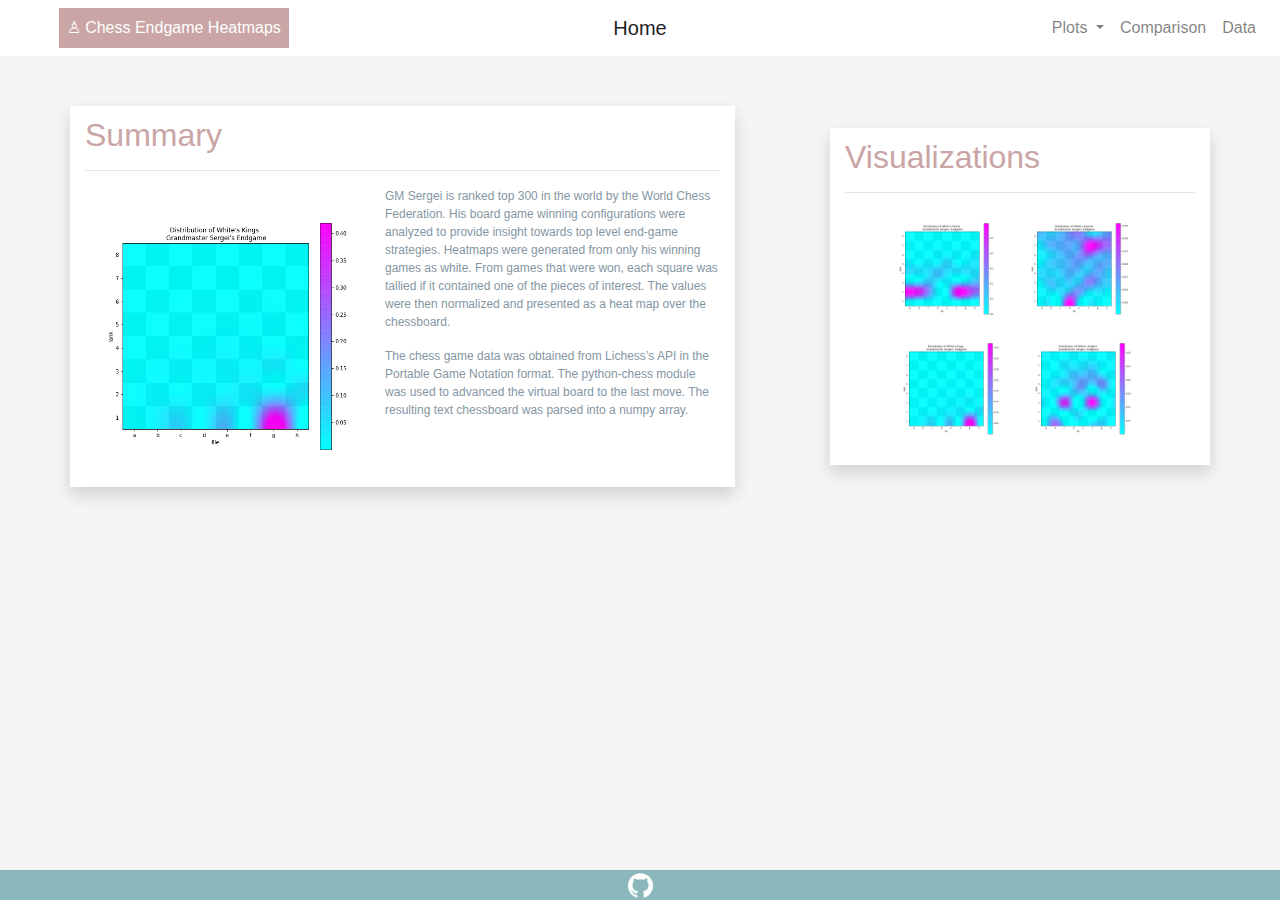
<file: index.html>
<!DOCTYPE html>
<html lang="en">
<head>
    <meta charset="UTF-8">
    <title>Chess Endgame Positioning</title>
    <link rel="stylesheet" href="https://stackpath.bootstrapcdn.com/bootstrap/4.3.1/css/bootstrap.min.css" integrity="sha384-ggOyR0iXCbMQv3Xipma34MD+dH/1fQ784/j6cY/iJTQUOhcWr7x9JvoRxT2MZw1T" crossorigin="anonymous">
    <script src="https://code.jquery.com/jquery-3.3.1.slim.min.js" integrity="sha384-q8i/X+965DzO0rT7abK41JStQIAqVgRVzpbzo5smXKp4YfRvH+8abtTE1Pi6jizo" crossorigin="anonymous"></script>
    <script src="https://cdnjs.cloudflare.com/ajax/libs/popper.js/1.14.7/umd/popper.min.js" integrity="sha384-UO2eT0CpHqdSJQ6hJty5KVphtPhzWj9WO1clHTMGa3JDZwrnQq4sF86dIHNDz0W1" crossorigin="anonymous"></script>
    <script src="https://stackpath.bootstrapcdn.com/bootstrap/4.3.1/js/bootstrap.min.js" integrity="sha384-JjSmVgyd0p3pXB1rRibZUAYoIIy6OrQ6VrjIEaFf/nJGzIxFDsf4x0xIM+B07jRM" crossorigin="anonymous"></script>
    
    <link rel="stylesheet" href="style.css"/>
    <link rel="stylesheet" href="colors.css"/>
    <meta name="viewport" content="width=device-width, initial-scale=1">
</head>
<body>
    <nav class="navbar navbar-expand-md navbar-light navbar-top" style="background-color: #ffffff">
        <div class="navbar-collapse collapse w-100 order-1 order-md-0 dual-collapse2">
            <ul class="navbar-nav mr-auto">
                <li class="nav-item hidden">
                    <a class="nav-link" href="#">Left</a>
                </li>
                <li class="nav-item title-band">
                    <a class="nav-link" href="index.html">♙ Chess Endgame Heatmaps</a>
                </li>
            </ul>
        </div>
        <div class="mx-auto order-0">
            <a class="navbar-brand mx-auto" href="index.html"> Home </a>
            <button class="navbar-toggler" type="button" data-toggle="collapse" data-target=".dual-collapse2">
                <span class="navbar-toggler-icon"></span>
            </button>
        </div>
        <div class="navbar-collapse collapse w-100 order-3 dual-collapse2">
            <ul class="navbar-nav ml-auto">
                <li class="nav-item dropdown">
                    <a class="nav-link dropdown-toggle side-nav" href="#" id="navbarDropdown" role="button" data-toggle="dropdown" aria-haspopup="true" aria-expanded="false">
                        Plots
                    </a>
                    <div class="dropdown-menu" aria-labelledby="navbarDropdown">
                        <a class="dropdown-item" href="./pawn.html">♙ Pawn</a>
                        <a class="dropdown-item" href="knight.html">♘ Knight</a>
                        <a class="dropdown-item" href="queen.html">♕ Queen</a>
                        <a class="dropdown-item" href="king.html">♔ King</a>
                        <div class="dropdown-divider"></div>
                        <a class="dropdown-item" href="index.html">Home</a>
                        <a class="dropdown-item" href="https://github.com/4890A/11-CSS-Bootstrap-Assignment">Github</a>
                    </div>
                </li>
                <li class="nav-item">
                    <a class="nav-link side-nav" href="comparison.html">Comparison</a>
                </li>
                <li class="nav-item">
                    <a class="nav-link side-nav" href="data.html">Data</a>
                </li>
                
            </ul>
        </div>
    </nav>
    <div class="container">
        <div class="row" >
            <div class="col-md-7 summary shadow">
                <h2> Summary </h2>
                <hr/>
                <img id='land-img' class="img-fluid" src="./assets/king_heatmap.png" alt="">
                <p>
                        GM Sergei is ranked top 300 in the world by the World Chess Federation. His board game winning configurations were analyzed to provide insight towards top level end-game strategies. Heatmaps were generated from only his winning games as white. From games that were won, each square was tallied if it contained one of the pieces of interest. The values were then normalized and presented as a heat map over the chessboard. 
                </p>
                <p>
                        The chess game data was obtained from Lichess’s API in the Portable Game Notation format. The python-chess module was used to advanced the virtual board to the last move. The resulting text chessboard was parsed into a numpy array.
                </p>
            </div>
            <div class="col-md-1"></div>
            <div class="col-md-4  summary visuals shadow align-self-center">
                <h2>
                    Visualizations
                </h2>
                <hr/>
                <ul class="list-inline hide-when-small" style="list-style: none;">
                    <li class='list-inline-item'>
                        <a href="pawn.html">
                            <img class='side-vis img-fluid' src="./assets/pawn_heatmap.png" alt="pawn">
                        </a>
                    </li>
                    <li class='list-inline-item'>
                        <a href="queen.html">
                            <img class='side-vis img-fluid' src="./assets/queen_heatmap.png" alt="queen">
                        </a>
                    </li>
                </ul>
                <ul class="list-inline hide-when-small" style="list-style: none">
                    <li class='list-inline-item'>
                        <a href="king.html">
                            <img class='side-vis img-fluid' src="./assets/king_heatmap.png" alt="king">
                        </a>
                    </li>
                    <li class='list-inline-item'>
                        <a href="knight.html">
                            <img class='side-vis img-fluid'src="./assets/knight_heatmap.png" alt="knight">
                        </a>
                    </li>
                </ul>
                
                <ul class="list-inline show-when-small text-center" style="list-style: none;">
                    <li class='list-inline-item'>
                        <a href="./pawn.html">
                            <img class='side-vis img-fluid' src="./assets/pawn_heatmap.png" alt="pawn">
                        </a>
                    </li>
                    <li class='list-inline-item'>
                        <a href="queen.html">
                            <img class='side-vis img-fluid' src="./assets/queen_heatmap.png" alt="queen">
                        </a>
                    </li>
                    
                    <li class='list-inline-item'>
                        <a href="king.html">
                            <img class='side-vis img-fluid'src="./assets/king_heatmap.png" alt="king">
                        </a>
                    </li>
                    <li class='list-inline-item'>
                        <a href="knight.html">
                            <img class='side-vis img-fluid'src="./assets/knight_heatmap.png" alt="king">
                        </a>
                    </li>
                </ul>
                
            </div>
            
        </div>
        
    </div>
    
    <footer class="container-fluid">
        <nav class="navbar justify-content-center fixed-bottom footer-1">
            <a href="https://github.com/4890A/project-1">
                <img class='github-logo img-fluid'src="./assets/GitHub-Mark-Light-120px-plus.png" alt="Github">
            </a>
        </nav>
    </footer>
</body>
</html>
</file>
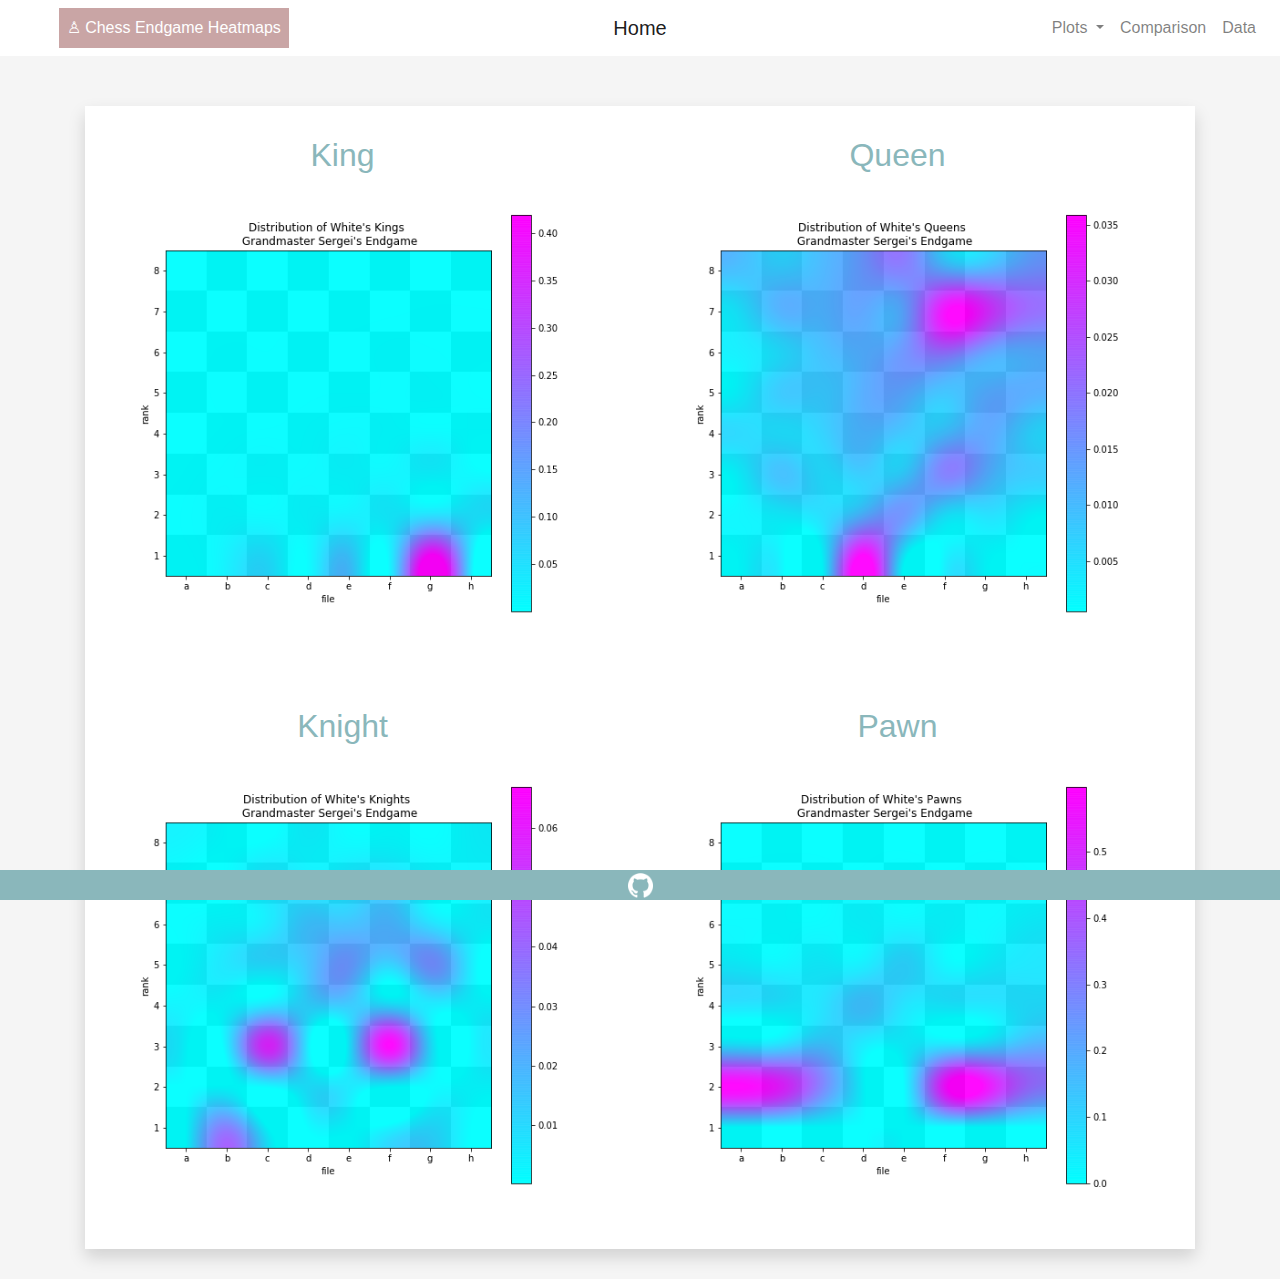
<file: comparison.html>
<!DOCTYPE html>
<html lang="en">
<head>
    <meta charset="UTF-8">
    <title>Chess Endgame Heatmaps</title>
    <link rel="stylesheet" href="https://stackpath.bootstrapcdn.com/bootstrap/4.3.1/css/bootstrap.min.css" integrity="sha384-ggOyR0iXCbMQv3Xipma34MD+dH/1fQ784/j6cY/iJTQUOhcWr7x9JvoRxT2MZw1T" crossorigin="anonymous">
    <script src="https://code.jquery.com/jquery-3.3.1.slim.min.js" integrity="sha384-q8i/X+965DzO0rT7abK41JStQIAqVgRVzpbzo5smXKp4YfRvH+8abtTE1Pi6jizo" crossorigin="anonymous"></script>
    <script src="https://cdnjs.cloudflare.com/ajax/libs/popper.js/1.14.7/umd/popper.min.js" integrity="sha384-UO2eT0CpHqdSJQ6hJty5KVphtPhzWj9WO1clHTMGa3JDZwrnQq4sF86dIHNDz0W1" crossorigin="anonymous"></script>
    <script src="https://stackpath.bootstrapcdn.com/bootstrap/4.3.1/js/bootstrap.min.js" integrity="sha384-JjSmVgyd0p3pXB1rRibZUAYoIIy6OrQ6VrjIEaFf/nJGzIxFDsf4x0xIM+B07jRM" crossorigin="anonymous"></script>
    
    <link rel="stylesheet" href="style.css"/>
    <link rel="stylesheet" href="colors.css"/>
    <meta name="viewport" content="width=device-width, initial-scale=1">
</head>
<body>
    <nav class="navbar navbar-expand-md navbar-light navbar-top" style="background-color: #ffffff">
        <div class="navbar-collapse collapse w-100 order-1 order-md-0 dual-collapse2">
            <ul class="navbar-nav mr-auto">
                <li class="nav-item hidden">
                    <a class="nav-link" href="#">Left</a>
                </li>
                <li class="nav-item title-band">
                    <a class="nav-link" href="index.html">♙ Chess Endgame Heatmaps</a>
                </li>
            </ul>
        </div>
        <div class="mx-auto order-0">
            <a class="navbar-brand mx-auto" href="index.html"> Home </a>
            <button class="navbar-toggler" type="button" data-toggle="collapse" data-target=".dual-collapse2">
                <span class="navbar-toggler-icon"></span>
            </button>
        </div>
        <div class="navbar-collapse collapse w-100 order-3 dual-collapse2">
            <ul class="navbar-nav ml-auto">
                <li class="nav-item dropdown">
                    <a class="nav-link dropdown-toggle side-nav" href="#" id="navbarDropdown" role="button" data-toggle="dropdown" aria-haspopup="true" aria-expanded="false">
                        Plots
                    </a>
                    <div class="dropdown-menu" aria-labelledby="navbarDropdown">
                        <a class="dropdown-item" href="./pawn.html">♙ Pawn</a>
                        <a class="dropdown-item" href="knight.html">♘ Knight</a>
                        <a class="dropdown-item" href="queen.html">♕ Queen</a>
                        <a class="dropdown-item" href="king.html">♔ King</a>
                        <div class="dropdown-divider"></div>
                        <a class="dropdown-item" href="index.html">Home</a>
                        <a class="dropdown-item" href="https://github.com/4890A/11-CSS-Bootstrap-Assignment">Github</a>
                    </div>
                </li>
                <li class="nav-item">
                    <a class="nav-link side-nav" href="comparison.html">Comparison</a>
                </li>
                <li class="nav-item">
                    <a class="nav-link side-nav" href="data.html">Data</a>
                </li>
                
            </ul>
        </div>
    </nav>
    <div class="container center-h2">
        <div class="col-md-12 shadow" style="background-color: #ffffff;">
            <div class="row">
                <div class="col-md-6">
                    <h2>King</h2>
                    <a href="king.html">
                    <img class="img-fluid"src="./assets/king_heatmap.png" alt="">
                    </a>
                </div>
                <div class="col-md-6">
                    <h2>Queen</h2>
                    <a href="queen.html">
                    <img class="img-fluid"src="./assets/queen_heatmap.png" alt="">
                    </a>
                </div>
                <div class="col-md-6">
                    <h2>Knight</h2>
                    <a href="knight.html">
                    <img class="img-fluid"src="./assets/knight_heatmap.png" alt="">
                    </a>
                </div>
                <div class="col-md-6">
                    <h2>Pawn</h2>
                    <a href="pawn.html">
                    <img class="img-fluid"src="./assets/pawn_heatmap.png" alt="">
                    </a>
                </div>
            </div>
        </div>
    </div>
    
    <footer class="container-fluid">
        <nav class="navbar justify-content-center fixed-bottom footer-1">
            <a href="https://github.com/4890A/project-1">
                <img class='github-logo img-fluid'src="./assets/GitHub-Mark-Light-120px-plus.png" alt="Github">
            </a>
        </nav>
    </footer>
</body>
</html>
</file>
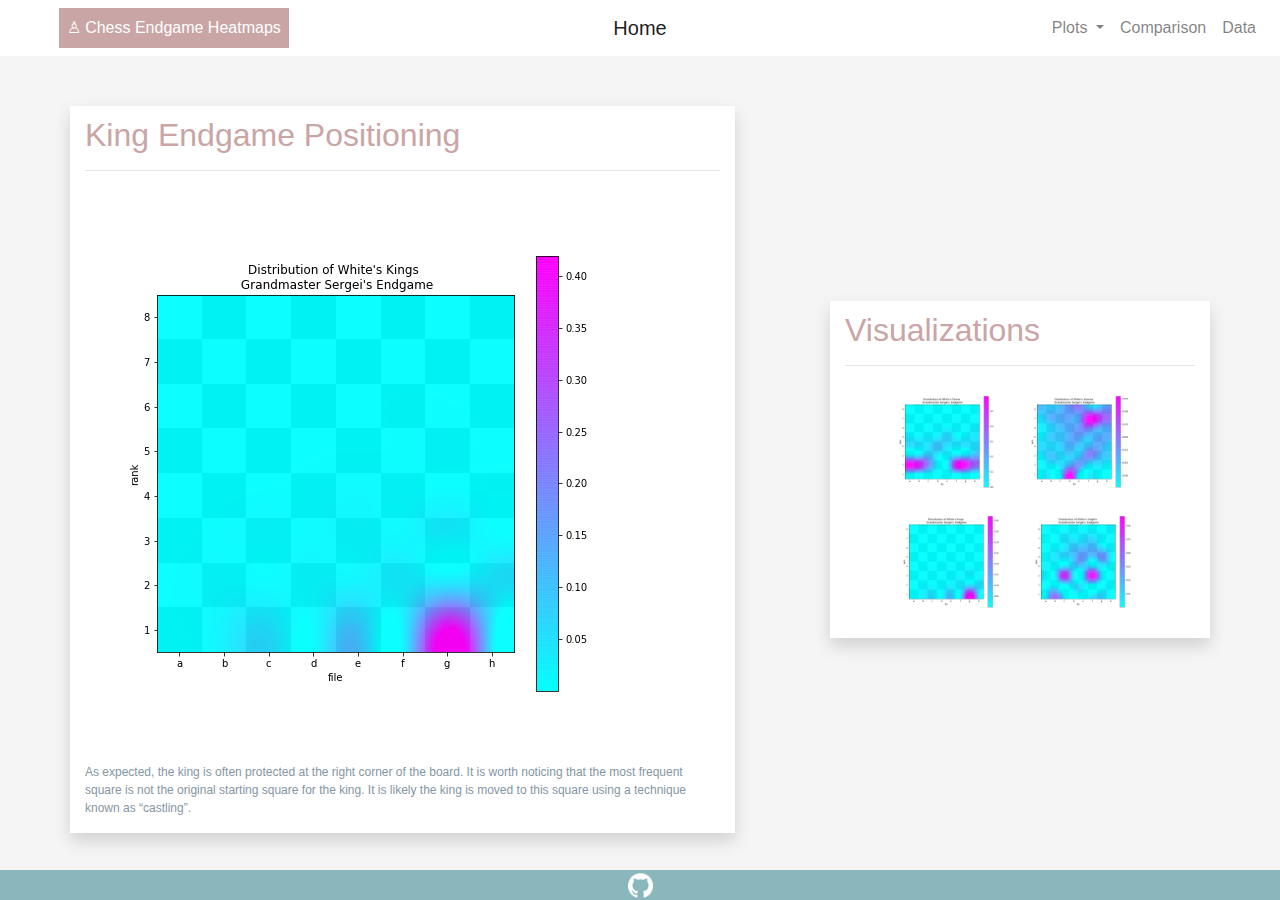
<file: king.html>
<!DOCTYPE html>
<html lang="en">
<head>
    <meta charset="UTF-8">
    <title>Chess Endgame Heatmaps</title>
    <link rel="stylesheet" href="https://stackpath.bootstrapcdn.com/bootstrap/4.3.1/css/bootstrap.min.css" integrity="sha384-ggOyR0iXCbMQv3Xipma34MD+dH/1fQ784/j6cY/iJTQUOhcWr7x9JvoRxT2MZw1T" crossorigin="anonymous">
    <script src="https://code.jquery.com/jquery-3.3.1.slim.min.js" integrity="sha384-q8i/X+965DzO0rT7abK41JStQIAqVgRVzpbzo5smXKp4YfRvH+8abtTE1Pi6jizo" crossorigin="anonymous"></script>
    <script src="https://cdnjs.cloudflare.com/ajax/libs/popper.js/1.14.7/umd/popper.min.js" integrity="sha384-UO2eT0CpHqdSJQ6hJty5KVphtPhzWj9WO1clHTMGa3JDZwrnQq4sF86dIHNDz0W1" crossorigin="anonymous"></script>
    <script src="https://stackpath.bootstrapcdn.com/bootstrap/4.3.1/js/bootstrap.min.js" integrity="sha384-JjSmVgyd0p3pXB1rRibZUAYoIIy6OrQ6VrjIEaFf/nJGzIxFDsf4x0xIM+B07jRM" crossorigin="anonymous"></script>
    
    <link rel="stylesheet" href="style.css"/>
    <link rel="stylesheet" href="colors.css"/>
    <meta name="viewport" content="width=device-width, initial-scale=1">
</head>
<body>
    <nav class="navbar navbar-expand-md navbar-light navbar-top" style="background-color: #ffffff">
        <div class="navbar-collapse collapse w-100 order-1 order-md-0 dual-collapse2">
            <ul class="navbar-nav mr-auto">
                <li class="nav-item hidden">
                    <a class="nav-link" href="#">Left</a>
                </li>
                <li class="nav-item title-band">
                    <a class="nav-link" href="index.html">♙ Chess Endgame Heatmaps</a>
                </li>
            </ul>
        </div>
        <div class="mx-auto order-0">
            <a class="navbar-brand mx-auto" href="index.html"> Home </a>
            <button class="navbar-toggler" type="button" data-toggle="collapse" data-target=".dual-collapse2">
                <span class="navbar-toggler-icon"></span>
            </button>
        </div>
        <div class="navbar-collapse collapse w-100 order-3 dual-collapse2">
            <ul class="navbar-nav ml-auto">
                <li class="nav-item dropdown">
                    <a class="nav-link dropdown-toggle side-nav" href="#" id="navbarDropdown" role="button" data-toggle="dropdown" aria-haspopup="true" aria-expanded="false">
                        Plots
                    </a>
                    <div class="dropdown-menu" aria-labelledby="navbarDropdown">
                        <a class="dropdown-item" href="./pawn.html">♙ Pawn</a>
                        <a class="dropdown-item" href="knight.html">♘ Knight</a>
                        <a class="dropdown-item" href="queen.html">♕ Queen</a>
                        <a class="dropdown-item" href="king.html">♔ King</a>
                        <div class="dropdown-divider"></div>
                        <a class="dropdown-item" href="index.html">Home</a>
                        <a class="dropdown-item" href="https://github.com/4890A/11-CSS-Bootstrap-Assignment">Github</a>
                    </div>
                </li>
                <li class="nav-item">
                    <a class="nav-link side-nav" href="comparison.html">Comparison</a>
                </li>
                <li class="nav-item">
                    <a class="nav-link side-nav" href="data.html">Data</a>
                </li>
                
            </ul>
        </div>
    </nav>
    <div class="container">
        <div class="row" >
            <div class="col-md-7 summary shadow">
                <h2> King Endgame Positioning </h2>
                <hr/>
                <img class="img-fluid main-vis" src="./assets/king_heatmap.png" alt="">
                <p>
                    As expected, the king is often protected at the right corner of the board. It is worth noticing that the most frequent square is not the original starting square for the king. It is likely the king is moved to this square using a technique known as “castling”.
                </p>
            </div>
            <div class="col-md-1"></div>
            <div class="col-md-4  summary visuals shadow align-self-center">
                <h2>
                    Visualizations
                </h2>
                <hr/>
                <ul class="list-inline hide-when-small" style="list-style: none;">
                    <li class='list-inline-item'>
                        <a href="pawn.html">
                            <img class='side-vis img-fluid' src="./assets/pawn_heatmap.png" alt="pawn">
                        </a>
                    </li>
                    <li class='list-inline-item'>
                        <a href="queen.html">
                            <img class='side-vis img-fluid' src="./assets/queen_heatmap.png" alt="queen">
                        </a>
                    </li>
                </ul>
                <ul class="list-inline hide-when-small" style="list-style: none;">
                    <li class='list-inline-item'>
                        <a href="king.html">
                            <img class='side-vis img-fluid' src="./assets/king_heatmap.png" alt="king">
                        </a>
                    </li>
                    <li class='list-inline-item'>
                        <a href="knight.html">
                            <img class='side-vis img-fluid'src="./assets/knight_heatmap.png" alt="knight">
                        </a>
                    </li>
                </ul>
                
                <ul class="list-inline show-when-small text-center" style="list-style: none;">
                    <li class='list-inline-item'>
                        <a href="./pawn.html">
                            <img class='side-vis img-fluid' src="./assets/pawn_heatmap.png" alt="pawn">
                        </a>
                    </li>
                    <li class='list-inline-item'>
                        <a href="queen.html">
                            <img class='side-vis img-fluid' src="./assets/queen_heatmap.png" alt="queen">
                        </a>
                    </li>
                    
                    <li class='list-inline-item'>
                        <a href="king.html">
                            <img class='side-vis img-fluid'src="./assets/king_heatmap.png" alt="king">
                        </a>
                    </li>
                    <li class='list-inline-item'>
                        <a href="knight.html">
                            <img class='side-vis img-fluid'src="./assets/knight_heatmap.png" alt="king">
                        </a>
                    </li>
                </ul>
                
            </div>
            
        </div>
        
    </div>
    
    <footer class="container-fluid">
        <nav class="navbar justify-content-center fixed-bottom footer-1">
            <a href="https://github.com/4890A/project-1">
                <img class='github-logo img-fluid'src="./assets/GitHub-Mark-Light-120px-plus.png" alt="Github">
            </a>
        </nav>
    </footer>
</body>
</html>
</file>
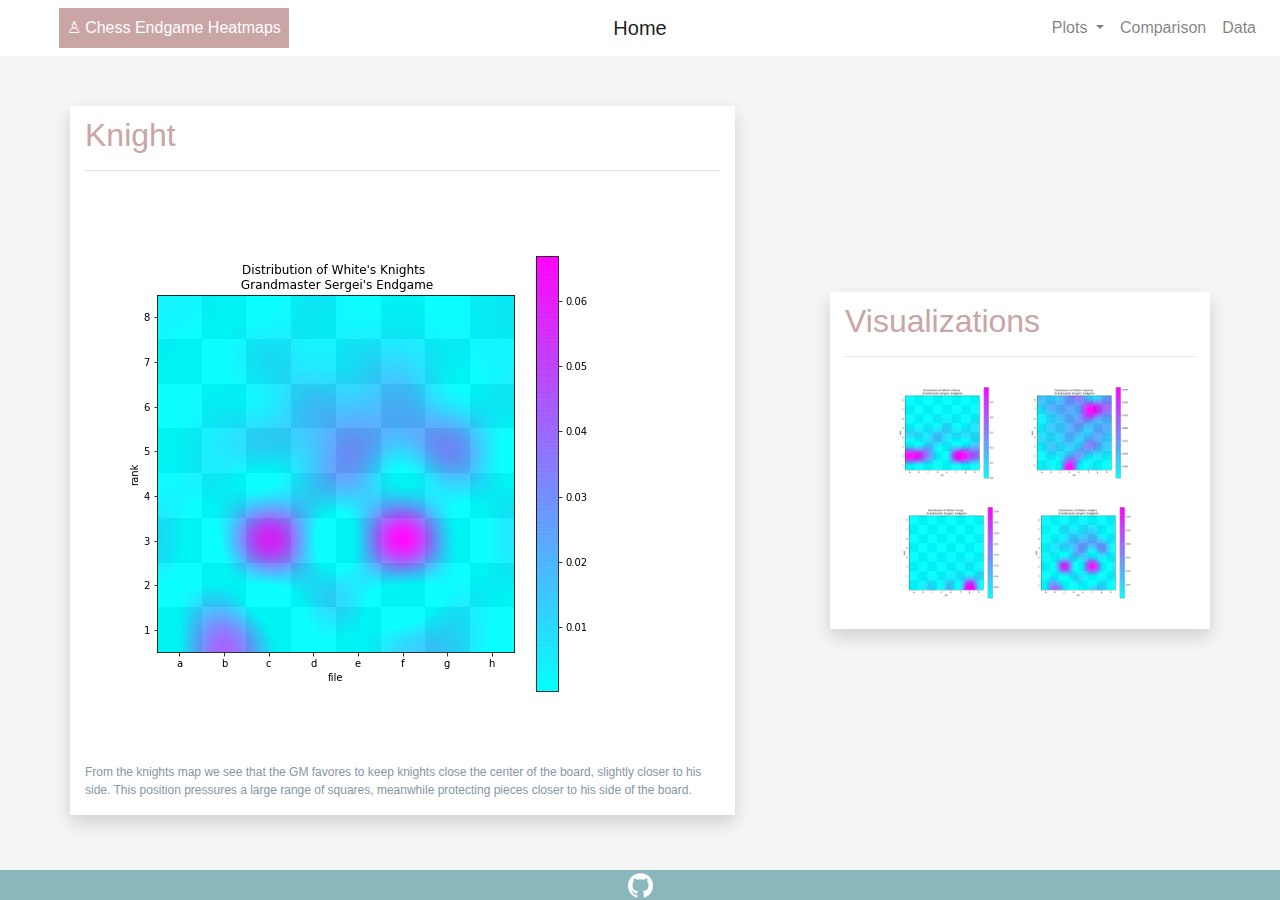
<file: knight.html>
<!DOCTYPE html>
<html lang="en">
<head>
    <meta charset="UTF-8">
    <title>Chess Endgame Heatmaps</title>
    <link rel="stylesheet" href="https://stackpath.bootstrapcdn.com/bootstrap/4.3.1/css/bootstrap.min.css" integrity="sha384-ggOyR0iXCbMQv3Xipma34MD+dH/1fQ784/j6cY/iJTQUOhcWr7x9JvoRxT2MZw1T" crossorigin="anonymous">
    <script src="https://code.jquery.com/jquery-3.3.1.slim.min.js" integrity="sha384-q8i/X+965DzO0rT7abK41JStQIAqVgRVzpbzo5smXKp4YfRvH+8abtTE1Pi6jizo" crossorigin="anonymous"></script>
    <script src="https://cdnjs.cloudflare.com/ajax/libs/popper.js/1.14.7/umd/popper.min.js" integrity="sha384-UO2eT0CpHqdSJQ6hJty5KVphtPhzWj9WO1clHTMGa3JDZwrnQq4sF86dIHNDz0W1" crossorigin="anonymous"></script>
    <script src="https://stackpath.bootstrapcdn.com/bootstrap/4.3.1/js/bootstrap.min.js" integrity="sha384-JjSmVgyd0p3pXB1rRibZUAYoIIy6OrQ6VrjIEaFf/nJGzIxFDsf4x0xIM+B07jRM" crossorigin="anonymous"></script>
    
    <link rel="stylesheet" href="style.css"/>
    <link rel="stylesheet" href="colors.css"/>
    <meta name="viewport" content="width=device-width, initial-scale=1">
</head>
<body>
    <nav class="navbar navbar-expand-md navbar-light navbar-top" style="background-color: #ffffff">
        <div class="navbar-collapse collapse w-100 order-1 order-md-0 dual-collapse2">
            <ul class="navbar-nav mr-auto">
                <li class="nav-item hidden">
                    <a class="nav-link" href="#">Left</a>
                </li>
                <li class="nav-item title-band">
                    <a class="nav-link" href="index.html">♙ Chess Endgame Heatmaps</a>
                </li>
            </ul>
        </div>
        <div class="mx-auto order-0">
            <a class="navbar-brand mx-auto" href="index.html"> Home </a>
            <button class="navbar-toggler" type="button" data-toggle="collapse" data-target=".dual-collapse2">
                <span class="navbar-toggler-icon"></span>
            </button>
        </div>
        <div class="navbar-collapse collapse w-100 order-3 dual-collapse2">
            <ul class="navbar-nav ml-auto">
                <li class="nav-item dropdown">
                    <a class="nav-link dropdown-toggle side-nav" href="#" id="navbarDropdown" role="button" data-toggle="dropdown" aria-haspopup="true" aria-expanded="false">
                        Plots
                    </a>
                    <div class="dropdown-menu" aria-labelledby="navbarDropdown">
                        <a class="dropdown-item" href="./pawn.html">♙ Pawn</a>
                        <a class="dropdown-item" href="knight.html">♘ Knight</a>
                        <a class="dropdown-item" href="queen.html">♕ Queen</a>
                        <a class="dropdown-item" href="king.html">♔ King</a>
                        <div class="dropdown-divider"></div>
                        <a class="dropdown-item" href="index.html">Home</a>
                        <a class="dropdown-item" href="https://github.com/4890A/11-CSS-Bootstrap-Assignment">Github</a>
                    </div>
                </li>
                <li class="nav-item">
                    <a class="nav-link side-nav" href="comparison.html">Comparison</a>
                </li>
                <li class="nav-item">
                    <a class="nav-link side-nav" href="data.html">Data</a>
                </li>
                
            </ul>
        </div>
    </nav>
    <div class="container">
        <div class="row" >
            <div class="col-md-7 summary shadow">
                <h2> Knight </h2>
                <hr/>
                <img class="img-fluid" src="./assets/knight_heatmap.png" alt="">
                <p>
                    From the knights map we see that the GM favores to keep knights close the center of the board, slightly closer to his side. This position pressures a large range of squares, meanwhile protecting pieces closer to his side of the board.
                </p>
            </div>
            <div class="col-md-1"></div>
            <div class="col-md-4  summary visuals shadow align-self-center">
                <h2>
                    Visualizations
                </h2>
                <hr/>
                <ul class="list-inline hide-when-small" style="list-style: none;">
                    <li class='list-inline-item'>
                        <a href="pawn.html">
                            <img class='side-vis img-fluid' src="./assets/pawn_heatmap.png" alt="pawn">
                        </a>
                    </li>
                    <li class='list-inline-item'>
                        <a href="queen.html">
                            <img class='side-vis img-fluid' src="./assets/queen_heatmap.png" alt="queen">
                        </a>
                    </li>
                </ul>
                <ul class="list-inline hide-when-small" style="list-style: none;">
                    <li class='list-inline-item'>
                        <a href="king.html">
                            <img class='side-vis img-fluid' src="./assets/king_heatmap.png" alt="king">
                        </a>
                    </li>
                    <li class='list-inline-item'>
                        <a href="knight.html">
                            <img class='side-vis img-fluid'src="./assets/knight_heatmap.png" alt="knight">
                        </a>
                    </li>
                </ul>
                
                <ul class="list-inline show-when-small text-center" style="list-style: none;">
                    <li class='list-inline-item'>
                        <a href="./pawn.html">
                            <img class='side-vis img-fluid' src="./assets/pawn_heatmap.png" alt="pawn">
                        </a>
                    </li>
                    <li class='list-inline-item'>
                        <a href="queen.html">
                            <img class='side-vis img-fluid' src="./assets/queen_heatmap.png" alt="queen">
                        </a>
                    </li>
                    
                    <li class='list-inline-item'>
                        <a href="king.html">
                            <img class='side-vis img-fluid'src="./assets/king_heatmap.png" alt="king">
                        </a>
                    </li>
                    <li class='list-inline-item'>
                        <a href="knight.html">
                            <img class='side-vis img-fluid'src="./assets/knight_heatmap.png" alt="king">
                        </a>
                    </li>
                </ul>
                
            </div>
            
        </div>
        
    </div>
    
    <footer class="container-fluid">
        <nav class="navbar justify-content-center fixed-bottom footer-1">
            <a href="https://github.com/4890A/project-1">
                <img class='github-logo img-fluid'src="./assets/GitHub-Mark-Light-120px-plus.png" alt="Github">
            </a>
        </nav>
    </footer>
</body>
</html>
</file>
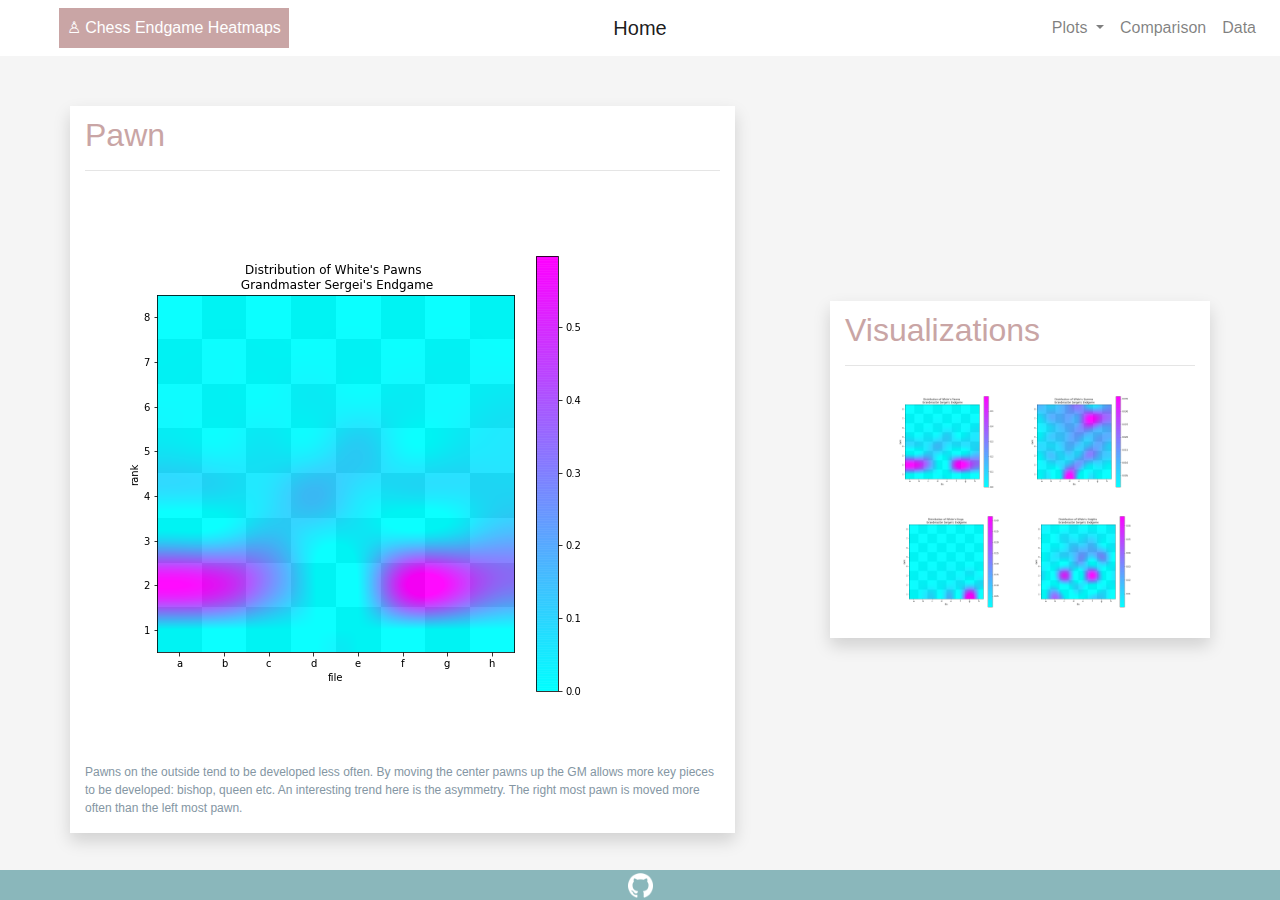
<file: pawn.html>
<!DOCTYPE html>
<html lang="en">
<head>
    <meta charset="UTF-8">
    <title>Chess Endgame Positioning</title>
    <link rel="stylesheet" href="https://stackpath.bootstrapcdn.com/bootstrap/4.3.1/css/bootstrap.min.css" integrity="sha384-ggOyR0iXCbMQv3Xipma34MD+dH/1fQ784/j6cY/iJTQUOhcWr7x9JvoRxT2MZw1T" crossorigin="anonymous">
    <script src="https://code.jquery.com/jquery-3.3.1.slim.min.js" integrity="sha384-q8i/X+965DzO0rT7abK41JStQIAqVgRVzpbzo5smXKp4YfRvH+8abtTE1Pi6jizo" crossorigin="anonymous"></script>
    <script src="https://cdnjs.cloudflare.com/ajax/libs/popper.js/1.14.7/umd/popper.min.js" integrity="sha384-UO2eT0CpHqdSJQ6hJty5KVphtPhzWj9WO1clHTMGa3JDZwrnQq4sF86dIHNDz0W1" crossorigin="anonymous"></script>
    <script src="https://stackpath.bootstrapcdn.com/bootstrap/4.3.1/js/bootstrap.min.js" integrity="sha384-JjSmVgyd0p3pXB1rRibZUAYoIIy6OrQ6VrjIEaFf/nJGzIxFDsf4x0xIM+B07jRM" crossorigin="anonymous"></script>
    
    <link rel="stylesheet" href="style.css"/>
    <link rel="stylesheet" href="colors.css"/>
    <meta name="viewport" content="width=device-width, initial-scale=1">
</head>
<body>
    <nav class="navbar navbar-expand-md navbar-light navbar-top" style="background-color: #ffffff">
        <div class="navbar-collapse collapse w-100 order-1 order-md-0 dual-collapse2">
            <ul class="navbar-nav mr-auto">
                <li class="nav-item hidden">
                    <a class="nav-link" href="#">Left</a>
                </li>
                <li class="nav-item title-band">
                    <a class="nav-link" href="index.html">♙ Chess Endgame Heatmaps</a>
                </li>
            </ul>
        </div>
        <div class="mx-auto order-0">
            <a class="navbar-brand mx-auto" href="index.html"> Home </a>
            <button class="navbar-toggler" type="button" data-toggle="collapse" data-target=".dual-collapse2">
                <span class="navbar-toggler-icon"></span>
            </button>
        </div>
        <div class="navbar-collapse collapse w-100 order-3 dual-collapse2">
            <ul class="navbar-nav ml-auto">
                <li class="nav-item dropdown">
                    <a class="nav-link dropdown-toggle side-nav" href="#" id="navbarDropdown" role="button" data-toggle="dropdown" aria-haspopup="true" aria-expanded="false">
                        Plots
                    </a>
                    <div class="dropdown-menu" aria-labelledby="navbarDropdown">
                        <a class="dropdown-item" href="./pawn.html">♙ Pawn</a>
                        <a class="dropdown-item" href="knight.html">♘ Knight</a>
                        <a class="dropdown-item" href="queen.html">♕ Queen</a>
                        <a class="dropdown-item" href="king.html">♔ King</a>
                        <div class="dropdown-divider"></div>
                        <a class="dropdown-item" href="index.html">Home</a>
                        <a class="dropdown-item" href="https://github.com/4890A/11-CSS-Bootstrap-Assignment">Github</a>
                    </div>
                </li>
                <li class="nav-item">
                    <a class="nav-link side-nav" href="comparison.html">Comparison</a>
                </li>
                <li class="nav-item">
                    <a class="nav-link side-nav" href="data.html">Data</a>
                </li>
                
            </ul>
        </div>
    </nav>
    <div class="container">
        <div class="row" >
            <div class="col-md-7 summary shadow">
                <h2> Pawn </h2>
                <hr/>
                <img class="img-fluid main-vis" src="./assets/pawn_heatmap.png" alt="">
                <p>
                    Pawns on the outside tend to be developed less often. By moving the center pawns up the GM allows more key pieces to be developed: bishop, queen etc. An interesting trend here is the asymmetry. The right most pawn is moved more often than the left most pawn.
                </p>
            </div>
            <div class="col-md-1"></div>
            <div class="col-md-4  summary visuals shadow align-self-center">
                <h2>
                    Visualizations
                </h2>
                <hr/>
                <ul class="list-inline hide-when-small" style="list-style: none;">
                    <li class='list-inline-item'>
                        <a href="pawn.html">
                            <img class='side-vis img-fluid' src="./assets/pawn_heatmap.png" alt="pawn">
                        </a>
                    </li>
                    <li class='list-inline-item'>
                        <a href="queen.html">
                            <img class='side-vis img-fluid' src="./assets/queen_heatmap.png" alt="queen">
                        </a>
                    </li>
                </ul>
                <ul class="list-inline hide-when-small" style="list-style: none;">
                    <li class='list-inline-item'>
                        <a href="king.html">
                            <img class='side-vis img-fluid' src="./assets/king_heatmap.png" alt="king">
                        </a>
                    </li>
                    <li class='list-inline-item'>
                        <a href="knight.html">
                            <img class='side-vis img-fluid'src="./assets/knight_heatmap.png" alt="knight">
                        </a>
                    </li>
                </ul>
                
                <ul class="list-inline show-when-small text-center" style="list-style: none;">
                    <li class='list-inline-item'>
                        <a href="./pawn.html">
                            <img class='side-vis img-fluid' src="./assets/pawn_heatmap.png" alt="pawn">
                        </a>
                    </li>
                    <li class='list-inline-item'>
                        <a href="queen.html">
                            <img class='side-vis img-fluid' src="./assets/queen_heatmap.png" alt="queen">
                        </a>
                    </li>
                    
                    <li class='list-inline-item'>
                        <a href="king.html">
                            <img class='side-vis img-fluid'src="./assets/king_heatmap.png" alt="king">
                        </a>
                    </li>
                    <li class='list-inline-item'>
                        <a href="knight.html">
                            <img class='side-vis img-fluid'src="./assets/knight_heatmap.png" alt="king">
                        </a>
                    </li>
                </ul>
                
            </div>
            
        </div>
        
    </div>
    
    <footer class="container-fluid">
        <nav class="navbar justify-content-center fixed-bottom footer-1">
            <a href="https://github.com/4890A/project-1">
                <img class='github-logo img-fluid'src="./assets/GitHub-Mark-Light-120px-plus.png" alt="Github">
            </a>
        </nav>
    </footer>
</body>
</html>
</file>
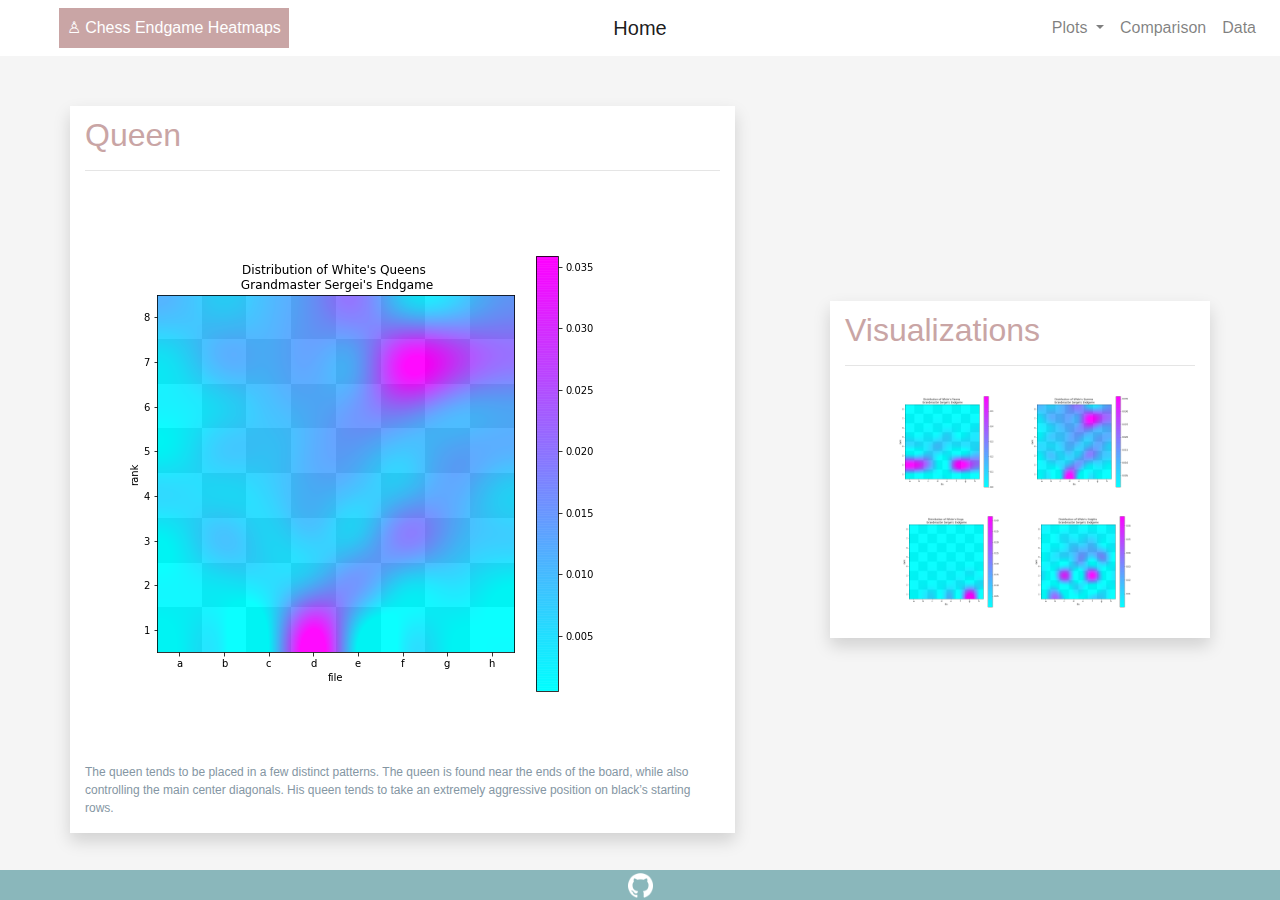
<file: queen.html>
<!DOCTYPE html>
<html lang="en">
<head>
    <meta charset="UTF-8">
    <title>Chess Endgame Heatmaps</title>
    <link rel="stylesheet" href="https://stackpath.bootstrapcdn.com/bootstrap/4.3.1/css/bootstrap.min.css" integrity="sha384-ggOyR0iXCbMQv3Xipma34MD+dH/1fQ784/j6cY/iJTQUOhcWr7x9JvoRxT2MZw1T" crossorigin="anonymous">
    <script src="https://code.jquery.com/jquery-3.3.1.slim.min.js" integrity="sha384-q8i/X+965DzO0rT7abK41JStQIAqVgRVzpbzo5smXKp4YfRvH+8abtTE1Pi6jizo" crossorigin="anonymous"></script>
    <script src="https://cdnjs.cloudflare.com/ajax/libs/popper.js/1.14.7/umd/popper.min.js" integrity="sha384-UO2eT0CpHqdSJQ6hJty5KVphtPhzWj9WO1clHTMGa3JDZwrnQq4sF86dIHNDz0W1" crossorigin="anonymous"></script>
    <script src="https://stackpath.bootstrapcdn.com/bootstrap/4.3.1/js/bootstrap.min.js" integrity="sha384-JjSmVgyd0p3pXB1rRibZUAYoIIy6OrQ6VrjIEaFf/nJGzIxFDsf4x0xIM+B07jRM" crossorigin="anonymous"></script>
    
    <link rel="stylesheet" href="style.css"/>
    <link rel="stylesheet" href="colors.css"/>
    <meta name="viewport" content="width=device-width, initial-scale=1">
</head>
<body>
    <nav class="navbar navbar-expand-md navbar-light navbar-top" style="background-color: #ffffff">
        <div class="navbar-collapse collapse w-100 order-1 order-md-0 dual-collapse2">
            <ul class="navbar-nav mr-auto">
                <li class="nav-item hidden">
                    <a class="nav-link" href="#">Left</a>
                </li>
                <li class="nav-item title-band">
                    <a class="nav-link" href="index.html">♙ Chess Endgame Heatmaps</a>
                </li>
            </ul>
        </div>
        <div class="mx-auto order-0">
            <a class="navbar-brand mx-auto" href="index.html"> Home </a>
            <button class="navbar-toggler" type="button" data-toggle="collapse" data-target=".dual-collapse2">
                <span class="navbar-toggler-icon"></span>
            </button>
        </div>
        <div class="navbar-collapse collapse w-100 order-3 dual-collapse2">
            <ul class="navbar-nav ml-auto">
                <li class="nav-item dropdown">
                    <a class="nav-link dropdown-toggle side-nav" href="#" id="navbarDropdown" role="button" data-toggle="dropdown" aria-haspopup="true" aria-expanded="false">
                        Plots
                    </a>
                    <div class="dropdown-menu" aria-labelledby="navbarDropdown">
                        <a class="dropdown-item" href="./pawn.html">♙ Pawn</a>
                        <a class="dropdown-item" href="knight.html">♘ Knight</a>
                        <a class="dropdown-item" href="queen.html">♕ Queen</a>
                        <a class="dropdown-item" href="king.html">♔ King</a>
                        <div class="dropdown-divider"></div>
                        <a class="dropdown-item" href="index.html">Home</a>
                        <a class="dropdown-item" href="https://github.com/4890A/11-CSS-Bootstrap-Assignment">Github</a>
                    </div>
                </li>
                <li class="nav-item">
                    <a class="nav-link side-nav" href="comparison.html">Comparison</a>
                </li>
                <li class="nav-item">
                    <a class="nav-link side-nav" href="data.html">Data</a>
                </li>
                
            </ul>
        </div>
    </nav>
    <div class="container">
        <div class="row" >
            <div class="col-md-7 summary shadow">
                <h2> Queen </h2>
                <hr/>
                <img class="img-fluid main-vis" src="./assets/queen_heatmap.png" alt="">
                <p>
                    The queen tends to be placed in a few distinct patterns. The queen is found near the ends of the board, while also controlling the main center diagonals. His queen tends to take an extremely aggressive position on black’s starting rows.

                </p>
            </div>
            <div class="col-md-1"></div>
            <div class="col-md-4  summary visuals shadow align-self-center">
                <h2>
                    Visualizations
                </h2>
                <hr/>
                <ul class="list-inline hide-when-small" style="list-style: none;">
                    <li class='list-inline-item'>
                        <a href="pawn.html">
                            <img class='side-vis img-fluid' src="./assets/pawn_heatmap.png" alt="pawn">
                        </a>
                    </li>
                    <li class='list-inline-item'>
                        <a href="queen.html">
                            <img class='side-vis img-fluid' src="./assets/queen_heatmap.png" alt="queen">
                        </a>
                    </li>
                </ul>
                <ul class="list-inline hide-when-small" style="list-style: none;">
                    <li class='list-inline-item'>
                        <a href="king.html">
                            <img class='side-vis img-fluid' src="./assets/king_heatmap.png" alt="king">
                        </a>
                    </li>
                    <li class='list-inline-item'>
                        <a href="knight.html">
                            <img class='side-vis img-fluid'src="./assets/knight_heatmap.png" alt="knight">
                        </a>
                    </li>
                </ul>
                
                <ul class="list-inline show-when-small text-center" style="list-style: none;">
                    <li class='list-inline-item'>
                        <a href="./pawn.html">
                            <img class='side-vis img-fluid' src="./assets/pawn_heatmap.png" alt="pawn">
                        </a>
                    </li>
                    <li class='list-inline-item'>
                        <a href="queen.html">
                            <img class='side-vis img-fluid' src="./assets/queen_heatmap.png" alt="queen">
                        </a>
                    </li>
                    
                    <li class='list-inline-item'>
                        <a href="king.html">
                            <img class='side-vis img-fluid'src="./assets/king_heatmap.png" alt="king">
                        </a>
                    </li>
                    <li class='list-inline-item'>
                        <a href="knight.html">
                            <img class='side-vis img-fluid'src="./assets/knight_heatmap.png" alt="king">
                        </a>
                    </li>
                </ul>
                
            </div>
            
        </div>
        
    </div>
    
    <footer class="container-fluid">
        <nav class="navbar justify-content-center fixed-bottom footer-1">
            <a href="https://github.com/4890A/project-1">
                <img class='github-logo img-fluid'src="./assets/GitHub-Mark-Light-120px-plus.png" alt="Github">
            </a>
        </nav>
    </footer>
</body>
</html>
</file>
<file: style.css>
:root{
    /* Special */
    --background: #f9f9fa;
    --foreground: #3e3e3e;

    /* Colors */
    --color0: #f9f9fa;
    --color1: #60586c;
    --color2: #8496a3;
    --color3: #8ab7bb;
    --color4: #c9a5a5;
    --color5: #97c4c7;
    --color6: #dabab6;
    --color7: #3e3e3e;
    --color8: #bababb;
    --color9: #60586c;
    --color10: #8496a3;
    --color11: #8ab7bb;
    --color12: #c9a5a5;
    --color13: #97c4c7;
    --color14: #dabab6;
    --color15: #3e3e3e;
}

body{
    background: rgb(245, 245, 245);
    margin-bottom: 30px;
}

.navbar-top{
    margin-bottom: 50px;
}
.hidden{
    visibility: hidden;
}
.title-band{
    background-color: var(--color4);
}

.title-band a{
    color: white !important;
}

.comparison img{
    width: 30%;
    height: 30%;
}

.center-h2 h2{
    text-align: center;
    position: relative;
    left: -20px;
    top: 30px;
    color: var(--color11) ;
}

.footer-1{
    background-color: var(--color3);
    height: 30px;
    z-index: 2;
    text-align: center;
    color: var(--color2);
}

.github-logo{
    width: auto;
    height: 25px;
    display:block;
    margin: -5px auto;

}

.summary{
    background-color: #ffffff;
}


.summary h2{
    padding-top: 10px;
    color: var(--color4);
}

p{
    color: var(--color2);
    font-size: 12px;
    margin-bottom: 30;
}


.side-vis{
    width: auto;
    height: 120px
}

.hide-when-small{
    display: none
}

.main-vis{
    height: auto;
    width: auto;
    float: none;
}


#land-img{
    width: auto;
    height: 300px;
    float: left;
    align-content: center;
}

td{
	text-align: center;
	color: var(--color2) !important;
}

.col-md-7 {

    -webkit-animation: fadein 1s; /* Safari, Chrome and Opera > 12.1 */
       -moz-animation: fadein 1s; /* Firefox < 16 */
        -ms-animation: fadein 1s; /* Internet Explorer */
         -o-animation: fadein 1s; /* Opera < 12.1 */
            animation: fadein 1s;
}


@keyframes fadein {
    from { opacity: 0; }
    to   { opacity: 1; }
}

/* Firefox < 16 */
@-moz-keyframes fadein {
    from { opacity: 0; }
    to   { opacity: 1; }
}

/* Safari, Chrome and Opera > 12.1 */
@-webkit-keyframes fadein {
    from { opacity: 0; }
    to   { opacity: 1; }
}

/* Internet Explorer */
@-ms-keyframes fadein {
    from { opacity: 0; }
    to   { opacity: 1; }
}

/* Opera < 12.1 */
@-o-keyframes fadein {
    from { opacity: 0; }
    to   { opacity: 1; }
}



@media(max-width: 768px){
    #land-img{
        float:none;
        display: block;
        margin-left: auto;
        margin-right: auto;
        width: 50%;
        height: auto;
    }

    .navbar-top{
        margin-bottom: 3px;
        background-color: var(--color4) !important;
    }

    .navbar-brand{
        color: white !important;
    }

    .side-nav{
        color: white !important;
    }

    .hide-when-small {
        display: contents;
    }

    .show-when-small{
        display: none;
        text-align: center;
    }

    .side-vis{
        width: auto;
        height: 80px;
        margin: 0 0 50px 0px;
    }

    .navbar img {
     display:block;
     margin: -5px auto;
    }
}
</file>
<file: colors.css>
/* CSS variables
   Generated by 'wal' */
:root {
    --wallpaper: url("/Users/shujinkou/Desktop/waifu3x.png");

    /* Special */
    --background: #f9f9fa;
    --foreground: #3e3e3e;
    --cursor: #3e3e3e;

    /* Colors */
    --color0: #f9f9fa;
    --color1: #60586c;
    --color2: #8496a3;
    --color3: #8ab7bb;
    --color4: #c9a5a5;
    --color5: #97c4c7;
    --color6: #dabab6;
    --color7: #3e3e3e;
    --color8: #bababb;
    --color9: #60586c;
    --color10: #8496a3;
    --color11: #8ab7bb;
    --color12: #c9a5a5;
    --color13: #97c4c7;
    --color14: #dabab6;
    --color15: #3e3e3e;
}
</file>
